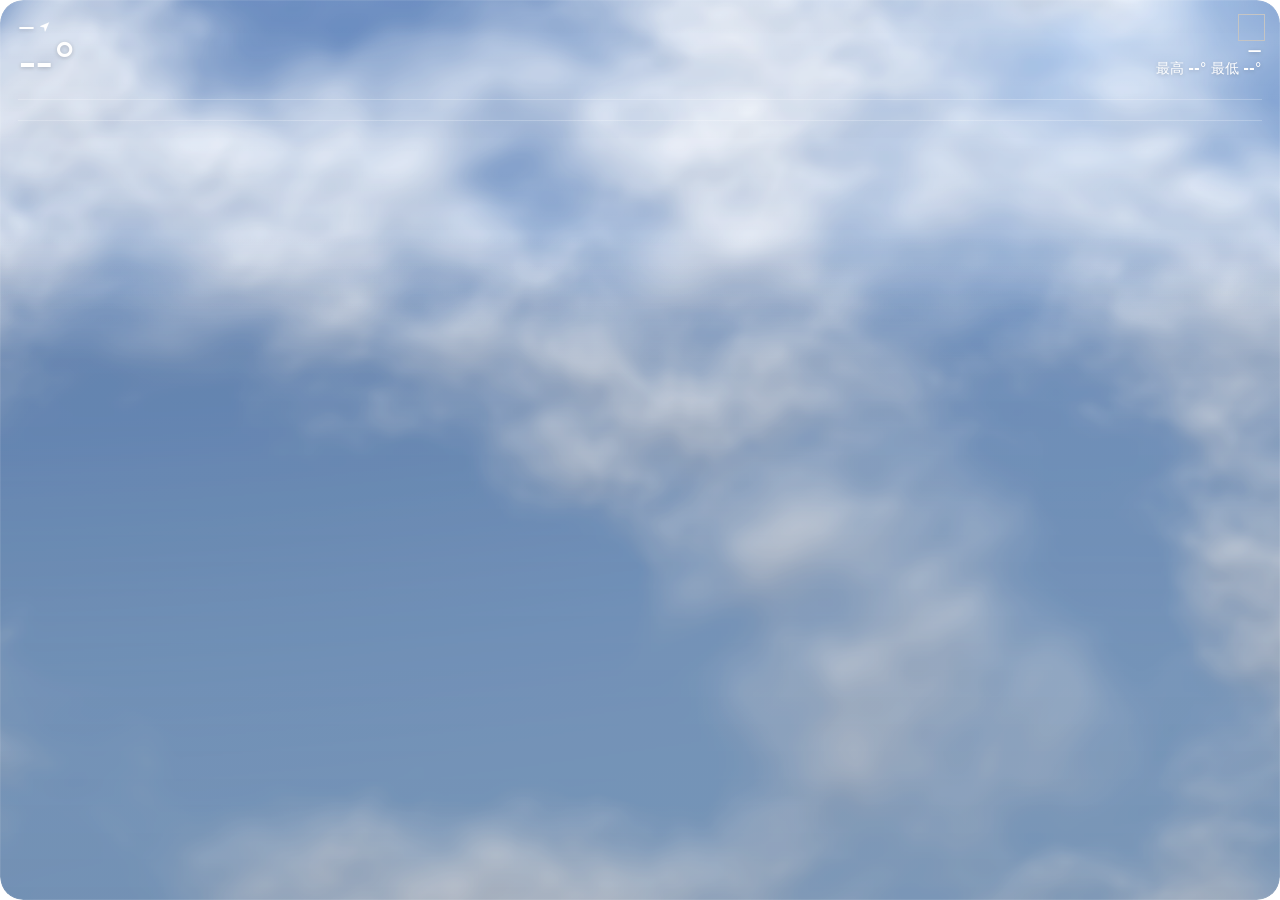
<file: src/index.html>
<!DOCTYPE html>
<html lang="zh">
<head>
<meta charset="utf-8" />
<title>地球桌面 天气</title>
<link rel="stylesheet" href="shared.css" />
<link rel="stylesheet" href="weather.css" />
</head>
<body>
  <div class="surface"></div>

  <article class="card tone-cloudy" id="card">
    <div class="bg" aria-hidden="true"><canvas class="sky" id="sky"></canvas><div class="veil"></div></div>
    <header class="head">
      <div class="head-left">
        <div class="place"><span id="place">—</span><svg class="arrow" viewBox="0 0 16 16" aria-hidden="true"><path d="M14.2 1.8 1.9 7.1c-.5.2-.4.9.1 1l5 .9.9 5c.1.5.8.6 1 .1l5.3-12.3c.1-.3-.2-.6-.5-.5Z"/></svg></div>
        <div class="now-temp"><span id="temp">--</span><span class="deg">°</span></div>
      </div>
      <div class="head-right">
        <img class="now-icon" id="icon" alt="" />
        <div class="cond" id="cond">—</div>
        <div class="hilo">最高 <b id="hi">--</b>° 最低 <b id="lo">--</b>°</div>
      </div>
    </header>

    <section class="hours" id="hours"></section>

    <section class="days" id="days"></section>

    <footer class="status" id="status"></footer>
  </article>

  <div class="resize-handle"></div>
  <script type="module" src="widget.js"></script>
  <script type="module" src="weather.js"></script>
</body>
</html>
</file>
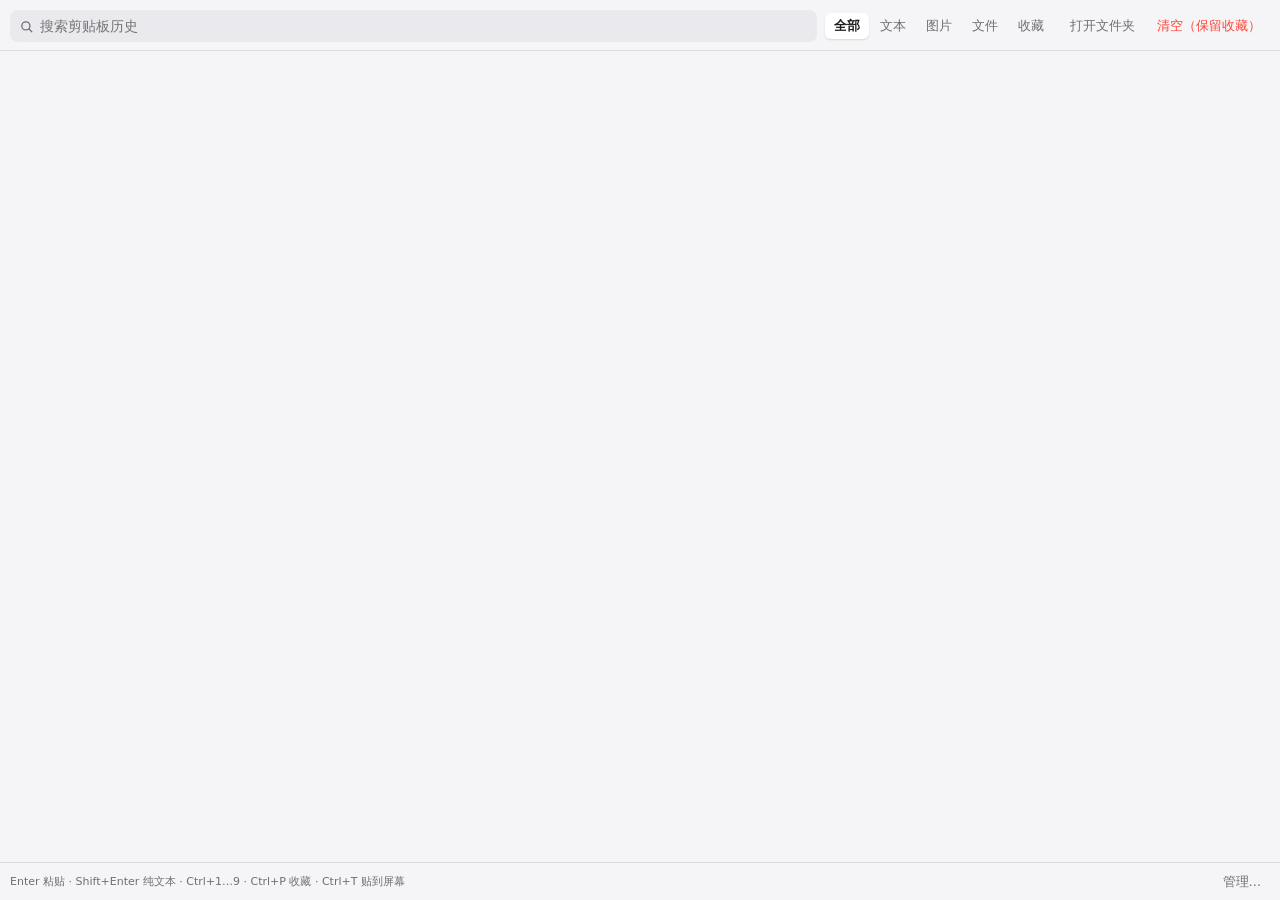
<file: src/clip.html>
<!DOCTYPE html>
<html lang="zh">
<head>
<meta charset="utf-8" />
<meta name="color-scheme" content="light dark" />
<title>剪贴板历史</title>
<link rel="stylesheet" href="clip.css" />
</head>
<body>
  <header>
    <div class="search"><svg viewBox="0 0 24 24"><circle cx="11" cy="11" r="6.5"/><path d="m16 16 4.5 4.5"/></svg><input id="q" type="text" placeholder="搜索剪贴板历史" spellcheck="false" autocomplete="off" /></div>
    <nav id="kinds">
      <button data-kind="" class="on">全部</button><button data-kind="text">文本</button><button data-kind="image">图片</button><button data-kind="files">文件</button><button data-kind="pinned">收藏</button>
    </nav>
    <div class="tools manager-only">
      <button id="openFolder" class="plain">打开文件夹</button>
      <button id="clearAll" class="plain danger">清空（保留收藏）</button>
    </div>
  </header>
  <main>
    <ul id="list" role="listbox"></ul>
    <section id="detail" class="manager-only"></section>
  </main>
  <footer class="panel-only">
    <span>Enter 粘贴 · Shift+Enter 纯文本 · Ctrl+1…9 · Ctrl+P 收藏 · Ctrl+T 贴到屏幕</span>
    <button id="manage" class="plain">管理…</button>
  </footer>
  <div id="toast"></div>
  <script type="module" src="clip.js"></script>
</body>
</html>
</file>
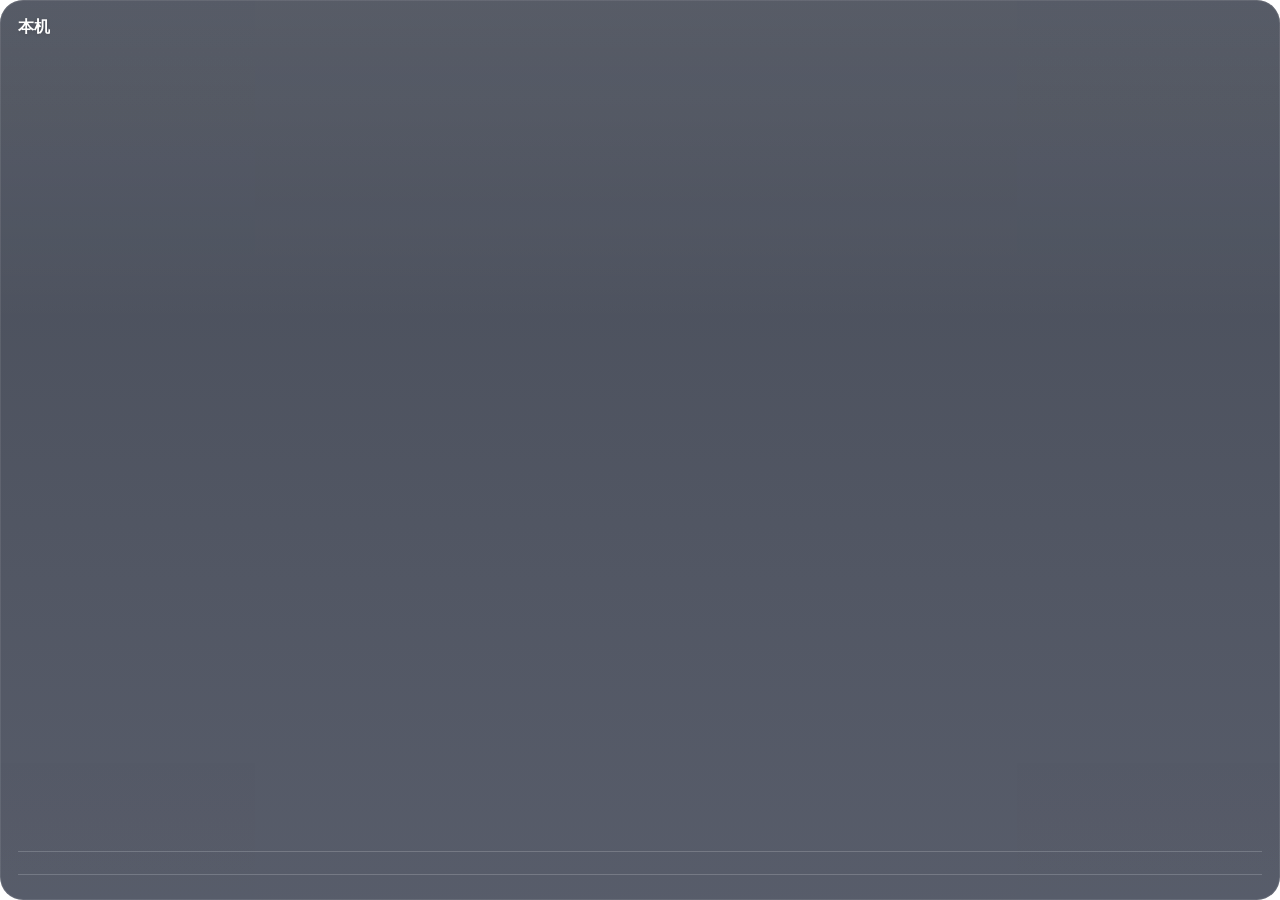
<file: src/perf.html>
<!DOCTYPE html>
<html lang="zh">
<head>
<meta charset="utf-8" />
<title>地球桌面 性能</title>
<link rel="stylesheet" href="shared.css" />
<link rel="stylesheet" href="perf.css" />
</head>
<body>
  <div class="surface"></div>

  <article class="card" id="card">
    <header class="head">
      <div class="machine" id="machine">本机</div>
      <div class="uptime" id="uptime"></div>
    </header>

    <section class="rings" id="rings"></section>

    <section class="rows" id="disks"></section>

    <section class="rows" id="sensors"></section>

    <footer class="note" id="note"></footer>
  </article>

  <div class="resize-handle"></div>
  <script type="module" src="widget.js"></script>
  <script type="module" src="perf.js"></script>
</body>
</html>
</file>
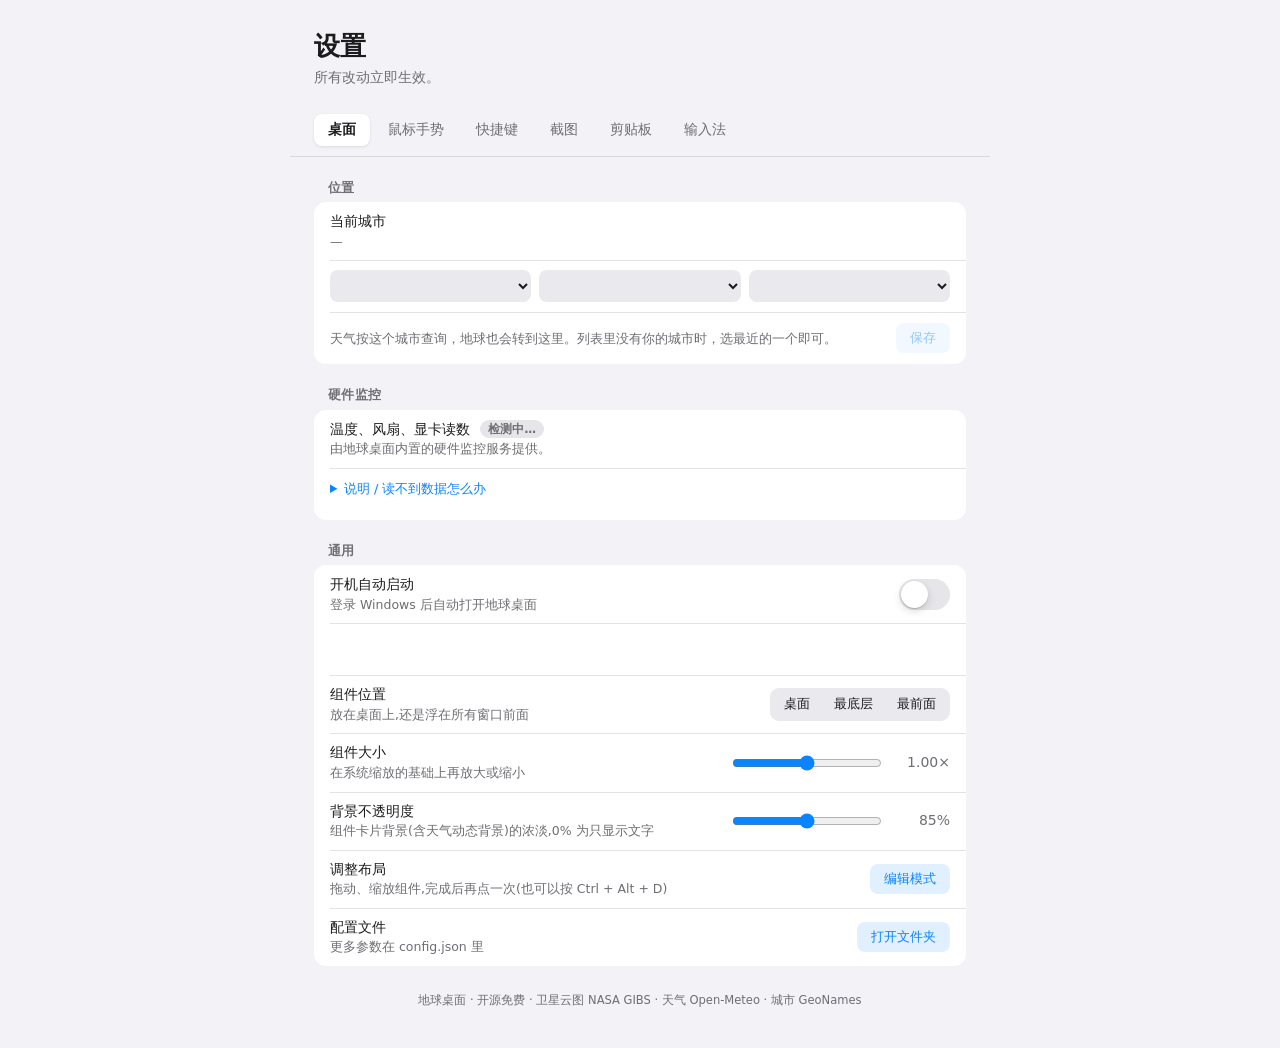
<file: src/settings.html>
<!DOCTYPE html>
<html lang="zh">
<head>
<meta charset="utf-8" />
<meta name="color-scheme" content="light dark" />
<title>地球桌面 设置</title>
<link rel="stylesheet" href="settings.css" />
</head>
<body>
  <main>
    <h1>设置</h1>
    <p class="lede">所有改动立即生效。</p>
    <nav class="tabs" id="tabs">
      <button type="button" data-tab="desk" class="on">桌面</button>
      <button type="button" data-tab="gestures">鼠标手势</button>
      <button type="button" data-tab="hotkeys">快捷键</button>
      <button type="button" data-tab="capture">截图</button>
      <button type="button" data-tab="clipboard">剪贴板</button>
      <button type="button" data-tab="ime">输入法</button>
    </nav>

    <div class="tab" data-tab="desk">

    <section class="group">
      <h2>位置</h2>
      <div class="card">
        <div class="row">
          <div class="text">
            <div class="title">当前城市</div>
            <div class="desc" id="locNow">—</div>
          </div>
        </div>
        <div class="row picker">
          <select id="country" aria-label="国家或地区"></select>
          <select id="admin1" aria-label="省 / 州"></select>
          <select id="city" aria-label="城市"></select>
        </div>
        <div class="row">
          <div class="text">
            <div class="desc">天气按这个城市查询，地球也会转到这里。列表里没有你的城市时，选最近的一个即可。</div>
          </div>
          <button class="button" id="locSave" disabled>保存</button>
        </div>
      </div>
    </section>

    <div id="groups"></div>

    <section class="group">
      <h2>硬件监控</h2>
      <div class="card">
        <div class="row">
          <div class="text">
            <div class="title">温度、风扇、显卡读数 <span class="badge" id="hwBadge">检测中…</span></div>
            <div class="desc" id="hwDesc">由地球桌面内置的硬件监控服务提供。</div>
          </div>
          <button class="button" id="hwRepair" hidden>修复</button>
        </div>
        <div class="row" id="hwFoundRow" hidden>
          <div class="text">
            <div class="title">已识别的硬件</div>
            <div class="desc chips" id="hwFound"></div>
          </div>
        </div>
        <div class="row" id="hwNoteRow" hidden>
          <div class="text">
            <div class="desc warn" id="hwNote"></div>
          </div>
        </div>
        <details class="row guide" id="hwGuide">
          <summary>说明 / 读不到数据怎么办</summary>
          <ol>
            <li><b>正常情况什么都不用做。</b>硬件监控是地球桌面自带的一个后台服务（“EarthDesk Hardware Sensors”），安装时已经配置好：开机自动运行，没有窗口，也不在托盘里显示；它出错退出时 Windows 会自动把它重新拉起来，停了或者卡住时地球桌面也会自己重启它。</li>
            <li><b>需要你操作的只有一种情况：</b>上面出现<b>修复</b>按钮。点它，Windows 会问“你要允许此应用对你的设备进行更改吗？”，点<b>是</b>。它会重新安装读取传感器用的驱动（PawnIO）和后台服务，十几秒后状态变成“正常”。</li>
            <li><b>修复后还是不行：</b>
              <ul>
                <li>杀毒软件（360、火绒、腾讯电脑管家等）可能拦截了驱动或服务。在它的拦截记录里选“允许 / 信任”，或把地球桌面的安装文件夹加入信任，再点一次修复。</li>
                <li>需要 Microsoft .NET Framework 4.8。Windows 10（2018 年 4 月以后的版本）和 Windows 11 都自带；老系统请<a href="#" data-url="https://dotnet.microsoft.com/zh-cn/download/dotnet-framework/net48">从微软官网下载“运行时”</a>安装（国内可直接访问）。</li>
                <li>Windows 账户需要是管理员；普通账户点修复时需要输入管理员密码。</li>
                <li>运行记录在 <code>C:\ProgramData\EarthDesk\sensors.log</code>，把它发给开发者可以帮助排查。</li>
              </ul>
            </li>
            <li>以前单独装过 LibreHardwareMonitor 的话，现在已经用不着它了，可以退出或卸载。</li>
            <li>没有硬件监控时，CPU、内存和磁盘照样显示，只是没有温度、风扇和显卡占用。</li>
          </ol>
        </details>
      </div>
    </section>

    <section class="group">
      <h2>通用</h2>
      <div class="card">
        <div class="row">
          <div class="text">
            <div class="title">开机自动启动</div>
            <div class="desc">登录 Windows 后自动打开地球桌面</div>
          </div>
          <label class="switch"><input type="checkbox" id="autostart" /><span class="knob"></span></label>
        </div>
        <div class="row" id="elevateRow"></div>
        <div class="row">
          <div class="text">
            <div class="title">组件位置</div>
            <div class="desc">放在桌面上,还是浮在所有窗口前面</div>
          </div>
          <div class="segmented" id="zmode">
            <button data-mode="desktop">桌面</button>
            <button data-mode="bottom">最底层</button>
            <button data-mode="topmost">最前面</button>
          </div>
        </div>
        <div class="row">
          <div class="text">
            <div class="title">组件大小</div>
            <div class="desc">在系统缩放的基础上再放大或缩小</div>
          </div>
          <div class="slider">
            <input type="range" id="scale" min="0.7" max="1.8" step="0.05" />
            <output id="scaleOut">1.00×</output>
          </div>
        </div>
        <div class="row">
          <div class="text">
            <div class="title">背景不透明度</div>
            <div class="desc">组件卡片背景(含天气动态背景)的浓淡,0% 为只显示文字</div>
          </div>
          <div class="slider">
            <input type="range" id="alpha" min="0" max="1" step="0.05" />
            <output id="alphaOut">85%</output>
          </div>
        </div>
        <div class="row">
          <div class="text">
            <div class="title">调整布局</div>
            <div class="desc">拖动、缩放组件,完成后再点一次(也可以按 Ctrl + Alt + D)</div>
          </div>
          <button class="button" id="edit">编辑模式</button>
        </div>
        <div class="row">
          <div class="text">
            <div class="title">配置文件</div>
            <div class="desc">更多参数在 config.json 里</div>
          </div>
          <button class="button" id="folder">打开文件夹</button>
        </div>
      </div>
    </section>

    </div>

    <div class="tab" data-tab="gestures" hidden></div>
    <div class="tab" data-tab="hotkeys" hidden></div>
    <div class="tab" data-tab="capture" hidden></div>
    <div class="tab" data-tab="clipboard" hidden></div>
    <div class="tab" data-tab="ime" hidden></div>

    <p class="foot">地球桌面 · 开源免费 · 卫星云图 NASA GIBS · 天气 Open-Meteo · 城市 GeoNames</p>
  </main>

  <dialog id="ruleDialog">
    <form method="dialog">
      <header><h3 id="ruleTitle">编辑</h3></header>
      <div id="ruleBody" class="dialog-body"></div>
      <div id="ruleWarn" class="note"></div>
      <footer>
        <button class="button danger" value="delete" id="ruleDelete" formnovalidate>删除</button>
        <button class="button plain" type="button" id="ruleTry" title="立即执行一次这个动作">试一下</button>
        <span class="spacer"></span>
        <button class="button plain" value="cancel" formnovalidate>取消</button>
        <button class="button active" value="ok" id="ruleSave">保存</button>
      </footer>
    </form>
  </dialog>

  <dialog id="appDialog">
    <form method="dialog">
      <header><h3>选择程序</h3><div class="desc">正在运行、有窗口的程序</div></header>
      <div id="appList" class="app-list"></div>
      <label class="field"><span>或者手动输入程序名（多个用空格分开）</span><input type="text" id="appManual" placeholder="例如 chrome.exe code.exe" spellcheck="false" /></label>
      <footer>
        <span class="spacer"></span>
        <button class="button plain" value="cancel">取消</button>
        <button class="button active" value="ok">添加</button>
      </footer>
    </form>
  </dialog>

  <script type="module" src="settings.js"></script>
  <script type="module" src="settings-tools.js"></script>
</body>
</html>
</file>
<file: src/shared.css>
:root {
  --ink: #ffffff;
  --ink-2: rgba(255, 255, 255, 0.72);
  --ink-3: rgba(255, 255, 255, 0.46);
  --ink-dim: rgba(255, 255, 255, 0.45);
  --edit-line: rgba(120, 190, 255, 0.85);
  --accent: #7ec8ff;
  --warm: #ffcf8a;

  /* Set by widget.js from the window height so a widget keeps its
     proportions at whatever size it gets dragged to. */
  font-size: 16px;
  --card-alpha: 0.85;
}

* { margin: 0; padding: 0; box-sizing: border-box; }
[hidden] { display: none !important; }

html, body {
  width: 100%;
  height: 100%;
  background: transparent;
  overflow: hidden;
  cursor: default;
  user-select: none;
  -webkit-user-select: none;
  font-family: "Hiragino Sans", "Yu Gothic UI", "Segoe UI", system-ui, sans-serif;
  font-feature-settings: "tnum" 1;
  color: var(--ink);
}

.surface {
  position: absolute;
  inset: 0;
  border-radius: 1.25rem;
  transition: background 180ms ease, box-shadow 180ms ease;
}

/* A widget floats over whatever the wallpaper happens to be showing, which
   can be a bright, cloud-white ocean. A transparent window gets no backdrop
   to blur, so legibility has to come from a scrim.

   The radii are deliberately smaller than the box: a radial gradient that is
   still opaque where it meets the window edge draws a visible rectangle over
   the wallpaper, which is exactly the "someone pasted a card here" look this
   is trying to avoid. Fading out at 86% of a 62% radius puts the alpha at
   roughly 0.03 on every edge and 0 in the corners. Text near the edges is
   carried by its shadow instead.

   Want an explicit glass card instead? Replace the whole background with
   `background: rgba(6, 10, 22, 0.34)` and give it a border-radius. */
.scrim {
  position: absolute;
  inset: 0;
  pointer-events: none;
  background:
    radial-gradient(62% 62% at 50% 50%,
      rgba(3, 7, 16, 0.58) 0%,
      rgba(3, 7, 16, 0.40) 40%,
      rgba(3, 7, 16, 0.16) 66%,
      rgba(3, 7, 16, 0.04) 80%,
      transparent 86%);
}

/* Edit mode is the only time the widget announces its own bounds. */
body.editing .surface {
  background: rgba(20, 24, 32, 0.34);
  box-shadow: inset 0 0 0 1.5px var(--edit-line);
  cursor: grab;
}

body.editing.dragging .surface { cursor: grabbing; }

.resize-handle {
  position: absolute;
  right: 0;
  bottom: 0;
  width: 1.6rem;
  height: 1.6rem;
  display: none;
  cursor: nwse-resize;
  z-index: 10;
}

body.editing .resize-handle { display: block; }

.resize-handle::after {
  content: "";
  position: absolute;
  right: 0.45rem;
  bottom: 0.45rem;
  width: 0.62rem;
  height: 0.62rem;
  border-right: 2px solid var(--edit-line);
  border-bottom: 2px solid var(--edit-line);
}

.placeholder {
  position: absolute;
  inset: 0;
  display: flex;
  align-items: center;
  justify-content: center;
  gap: 0.6rem;
  font-size: 0.94rem;
  color: var(--ink-dim);
  letter-spacing: 0.04em;
}

/* Content shell shared by both widgets. */
.content {
  position: absolute;
  inset: 0;
  padding: 1.5rem 1.75rem;
  display: flex;
  text-shadow: 0 1px 2px rgba(0, 0, 0, 0.75), 0 0 10px rgba(0, 0, 0, 0.45);
}

.stale { opacity: 0.55; }

.note {
  color: var(--ink-2);
  font-size: 0.8rem;
  letter-spacing: 0.02em;
}

/* Show Desktop (Win+D) covers the widgets for an instant and the shell hands
   them back a moment later. Rather than let them snap back into view, the
   backend veils the page while the desktop is on top and then lets it come up
   slowly: widget:veil drops it to nothing at once, widget:unveil lets it
   drift back. See widget.js. */
:root {
  transition: opacity 700ms cubic-bezier(0.22, 0.7, 0.2, 1);
}
:root.veil {
  opacity: 0;
  transition: none;
}
</file>
<file: src/weather.css>
/* Modelled on the system weather widget: a tinted rounded card, the current
   reading at the top, an hour strip starting at "now", then one row per day
   with a temperature-range bar. All sizes are rem, so the card scales as one
   piece when resized (see widget.js). */

.card {
  position: absolute;
  inset: 0;
  border-radius: 1.45rem;
  padding: 1.05rem 1.15rem 0.85rem;
  display: flex;
  flex-direction: column;
  color: #fff;
  overflow: hidden;
  font-family: "SF Pro Display", "Segoe UI Variable Display", "Segoe UI", "Microsoft YaHei UI", "Yu Gothic UI", system-ui, sans-serif;
  /* No outer shadow: the card fills its window, so a shadow would be cut off
     at the window edge and show up as grey wedges outside the round corners. */
  text-shadow: 0 0.05rem 0.25rem rgba(0, 0, 0, calc(0.45 - var(--card-alpha) * 0.3));
}

/* Everything behind the text lives in .bg, and the settings page's opacity
   slider fades exactly this layer. */
.bg {
  position: absolute;
  inset: 0;
  border-radius: inherit;
  overflow: hidden;
  opacity: var(--card-alpha);
  transition: background 600ms ease;
}
.sky { position: absolute; inset: 0; width: 100%; height: 100%; display: block; }
/* A slightly deeper tone under the hour strip and the day list, the way the
   iOS app sets its panels over the animated sky. */
.veil {
  position: absolute;
  inset: 0;
  background: linear-gradient(180deg,
    rgba(0, 0, 0, 0) 0%, rgba(0, 0, 0, 0) 26%,
    rgba(10, 16, 30, 0.16) 40%, rgba(10, 16, 30, 0.24) 100%);
}
.card > *:not(.bg) { position: relative; z-index: 1; }

/* The glass look without real blur: a translucent tint, a faint top sheen and
   a hairline inner border. Over the black of space and the blue of the planet
   that is what a blurred backdrop comes out as anyway. */
.card::before {
  content: "";
  position: absolute;
  inset: 0;
  border-radius: inherit;
  pointer-events: none;
  background: linear-gradient(180deg, rgba(255, 255, 255, 0.10), rgba(255, 255, 255, 0) 38%);
  box-shadow: inset 0 0 0 1px rgba(255, 255, 255, 0.10);
  opacity: var(--card-alpha);
  z-index: 2;
}

/* Fallback tints, only visible if WebGL is unavailable. */
.tone-clear .bg    { background: linear-gradient(180deg, rgba(48, 120, 205, 0.86), rgba(84, 152, 222, 0.86)); }
.tone-cloudy .bg   { background: linear-gradient(180deg, rgba(104, 128, 152, 0.86), rgba(124, 146, 168, 0.86)); }
.tone-rain .bg     { background: linear-gradient(180deg, rgba(70, 86, 108, 0.88), rgba(92, 108, 128, 0.88)); }
.tone-night-clear .bg  { background: linear-gradient(180deg, rgba(14, 24, 58, 0.88), rgba(34, 48, 92, 0.88)); }
.tone-night-cloudy .bg { background: linear-gradient(180deg, rgba(38, 46, 66, 0.88), rgba(56, 64, 86, 0.88)); }

/* --- header --------------------------------------------------------------- */
.head {
  display: flex;
  justify-content: space-between;
  align-items: flex-start;
}
.place {
  display: flex;
  align-items: center;
  gap: 0.3rem;
  font-size: 1rem;
  font-weight: 600;
  letter-spacing: 0.01em;
}
.arrow { width: 0.72rem; height: 0.72rem; fill: #fff; }
.now-temp {
  font-size: 3.1rem;
  font-weight: 300;
  line-height: 1.02;
  letter-spacing: -0.02em;
  margin-top: 0.1rem;
}
.now-temp .deg { font-weight: 200; }

.head-right {
  display: flex;
  flex-direction: column;
  align-items: flex-end;
  text-align: right;
}
.now-icon { width: 1.7rem; height: 1.7rem; margin: -0.2rem -0.2rem 0 0; }
.cond { font-size: 0.86rem; font-weight: 600; margin-top: 0.05rem; }
.hilo { font-size: 0.86rem; font-weight: 500; margin-top: 0.12rem; white-space: nowrap; }
.hilo b { font-weight: 600; }

/* --- hours ---------------------------------------------------------------- */
.hours {
  display: grid;
  grid-template-columns: repeat(6, 1fr);
  margin-top: 0.7rem;
  padding: 0.62rem 0 0.62rem;
  border-top: 1px solid rgba(255, 255, 255, 0.22);
  border-bottom: 1px solid rgba(255, 255, 255, 0.22);
}
.hour {
  display: flex;
  flex-direction: column;
  align-items: center;
  gap: 0.24rem;
  min-width: 0;
}
.hour .t { font-size: 0.74rem; font-weight: 600; opacity: 0.72; white-space: nowrap; }
.hour.now .t { opacity: 1; }
.hour img { width: 1.85rem; height: 1.85rem; }
.hour .v { font-size: 0.94rem; font-weight: 600; }
/* The chance of rain under the icon; the cell keeps its height either way so
   the row does not jump. */
.hour .icon-cell { display: flex; flex-direction: column; align-items: center; height: 2.45rem; }
.hour .pop { font-size: 0.62rem; line-height: 1; font-weight: 600; color: #7cd1ff; margin-top: -0.1rem; }
.hour.event .v { font-size: 0.74rem; font-weight: 600; opacity: 0.9; }

/* --- days ----------------------------------------------------------------- */
.days {
  flex: 1 1 auto;
  display: flex;
  flex-direction: column;
  justify-content: space-around;
  padding-top: 0.25rem;
}
.day {
  display: grid;
  grid-template-columns: 2.6rem 1.9rem 2.2rem 1fr 2.2rem;
  align-items: center;
  column-gap: 0.4rem;
  font-size: 0.94rem;
  font-weight: 600;
}
.day .dow { white-space: nowrap; }
.day img { width: 1.7rem; height: 1.7rem; }
.day .pop {
  display: block;
  font-size: 0.62rem;
  line-height: 1;
  color: #7cd1ff;
  text-align: center;
  margin-top: -0.12rem;
}
.day .icon-cell { display: flex; flex-direction: column; align-items: center; }
.day .pop.low { opacity: 0.6; }
.day .lo { text-align: right; opacity: 0.62; }
.day .hi { text-align: right; }

.range {
  position: relative;
  height: 0.28rem;
  border-radius: 0.14rem;
  background: rgba(0, 0, 0, 0.16);
}
.range .fill {
  position: absolute;
  top: 0;
  bottom: 0;
  border-radius: 0.14rem;
}
.range .dot {
  position: absolute;
  top: 50%;
  width: 0.42rem;
  height: 0.42rem;
  border-radius: 50%;
  background: #fff;
  box-shadow: 0 0 0 0.12rem rgba(0, 0, 0, 0.25);
  transform: translate(-50%, -50%);
}

.status {
  font-size: 0.66rem;
  opacity: 0.75;
  min-height: 0;
  text-align: right;
}
.status:empty { display: none; }

body.stale .card { filter: saturate(0.6); }
</file>
<file: src/clip.css>
/* Clipboard history: the Alt+V panel (mode=panel) and the manager window
   (mode=manager) share this page. Colours follow the system theme. */

:root {
  --bg: #f5f5f7;
  --card: #ffffff;
  --ink: #1c1c1e;
  --ink-2: #6e6e73;
  --line: rgba(60, 60, 67, 0.13);
  --hover: rgba(0, 0, 0, 0.045);
  --sel: color-mix(in srgb, #0a84ff 14%, transparent);
  --accent: #0a84ff;
  --star: #ff9f0a;
  --field: #e9e9ee;
}
@media (prefers-color-scheme: dark) {
  :root {
    --bg: #1f1f21;
    --card: #2a2a2d;
    --ink: #f2f2f7;
    --ink-2: #98989f;
    --line: rgba(84, 84, 88, 0.5);
    --hover: rgba(255, 255, 255, 0.05);
    --sel: color-mix(in srgb, #0a84ff 28%, transparent);
    --field: #38383b;
  }
}
* { box-sizing: border-box; margin: 0; padding: 0; }
[hidden] { display: none !important; }
html, body { height: 100%; }
body {
  display: flex;
  flex-direction: column;
  background: var(--bg);
  color: var(--ink);
  font: 13px/1.4 "Segoe UI Variable Text", "Segoe UI", "Microsoft YaHei UI", system-ui, sans-serif;
  overflow: hidden;
  user-select: none;
}
body.panel { border: 1px solid var(--line); }
body.panel .manager-only, body.manager .panel-only { display: none !important; }

header { display: flex; flex-wrap: wrap; align-items: center; gap: 8px; padding: 10px 10px 8px; border-bottom: 1px solid var(--line); }
.search { flex: 1 1 200px; display: flex; align-items: center; gap: 6px; padding: 0 9px; height: 32px; border-radius: 8px; background: var(--field); }
.search svg { width: 15px; height: 15px; fill: none; stroke: var(--ink-2); stroke-width: 2; stroke-linecap: round; flex: none; }
.search input { flex: 1; min-width: 0; border: 0; outline: 0; background: transparent; color: var(--ink); font: inherit; font-size: 13.5px; }
nav { display: flex; gap: 2px; }
nav button, .tools button, footer button {
  border: 0;
  background: transparent;
  color: var(--ink-2);
  font: inherit;
  font-size: 12.5px;
  padding: 4px 9px;
  border-radius: 6px;
  cursor: pointer;
}
nav button:hover, .tools button:hover, footer button:hover { background: var(--hover); color: var(--ink); }
nav button.on { background: var(--card); color: var(--ink); font-weight: 600; box-shadow: 0 1px 2px rgba(0, 0, 0, 0.12); }
.tools { display: flex; gap: 4px; margin-left: auto; }
.danger { color: #ff453a !important; }
body.panel nav { width: 100%; }

main { flex: 1; display: flex; min-height: 0; }
#list { list-style: none; flex: 1; overflow: auto; padding: 4px 0; }
body.manager #list { flex: 0 0 380px; border-right: 1px solid var(--line); }
#list li {
  position: relative;
  display: flex;
  gap: 10px;
  align-items: flex-start;
  padding: 7px 12px;
  margin: 0 4px;
  border-radius: 7px;
  cursor: pointer;
}
#list li:hover { background: var(--hover); }
#list li.sel { background: var(--sel); }
#list .icon { flex: none; width: 34px; height: 34px; border-radius: 6px; display: grid; place-items: center; background: var(--field); color: var(--ink-2); overflow: hidden; }
#list .icon svg { width: 17px; height: 17px; fill: none; stroke: currentColor; stroke-width: 1.8; stroke-linecap: round; stroke-linejoin: round; }
#list .icon img { width: 100%; height: 100%; object-fit: cover; }
#list li.k-image .icon { width: 64px; height: 44px; background: repeating-conic-gradient(#ccc 0 25%, #fff 0 50%) 0 0 / 10px 10px; }
#list .body { flex: 1; min-width: 0; }
#list .text { display: -webkit-box; -webkit-line-clamp: 3; -webkit-box-orient: vertical; overflow: hidden; word-break: break-all; white-space: pre-wrap; }
#list .meta { display: flex; gap: 8px; margin-top: 2px; color: var(--ink-2); font-size: 11.5px; }
#list .meta .n { font-variant-numeric: tabular-nums; min-width: 12px; color: var(--accent); font-weight: 600; }
#list .actions { position: absolute; right: 8px; top: 6px; display: none; gap: 2px; }
#list li:hover .actions, #list li.sel .actions { display: flex; }
#list .actions button, #detail .bar button.icon-btn { width: 26px; height: 26px; border: 0; border-radius: 6px; background: var(--card); color: var(--ink-2); cursor: pointer; display: grid; place-items: center; box-shadow: 0 0 0 1px var(--line); }
#list .actions button:hover { color: var(--ink); }
#list .actions svg, #detail svg { width: 15px; height: 15px; fill: none; stroke: currentColor; stroke-width: 1.8; stroke-linecap: round; stroke-linejoin: round; }
#list .star { color: var(--star) !important; }
#list .star svg { fill: var(--star); }
#list li .pinmark { position: absolute; left: 3px; top: 7px; width: 3px; height: 16px; border-radius: 2px; background: var(--star); }
#list .empty { color: var(--ink-2); text-align: center; padding: 40px 0; cursor: default; }
#list .empty:hover { background: none; }

#detail { flex: 1; display: flex; flex-direction: column; min-width: 0; }
#detail .bar { display: flex; flex-wrap: wrap; gap: 6px; align-items: center; padding: 10px 14px; border-bottom: 1px solid var(--line); }
#detail .bar .info { color: var(--ink-2); font-size: 12px; margin-right: auto; }
#detail .bar button.act { border: 0; border-radius: 7px; padding: 5px 11px; font: inherit; font-size: 12.5px; color: var(--accent); background: color-mix(in srgb, var(--accent) 12%, transparent); cursor: pointer; }
#detail .bar button.act:hover { background: color-mix(in srgb, var(--accent) 20%, transparent); }
#detail .bar button.act.danger { background: color-mix(in srgb, #ff453a 12%, transparent); }
#detail .content { flex: 1; overflow: auto; padding: 14px 16px; user-select: text; }
#detail pre { white-space: pre-wrap; word-break: break-word; font: 13px/1.55 "Cascadia Mono", Consolas, "Microsoft YaHei UI", monospace; }
#detail img { max-width: 100%; height: auto; display: block; margin: 0 auto; background: repeating-conic-gradient(#ccc 0 25%, #fff 0 50%) 0 0 / 14px 14px; box-shadow: 0 0 0 1px var(--line); }
#detail ul { list-style: none; }
#detail li { padding: 4px 0; word-break: break-all; font-family: "Cascadia Mono", Consolas, monospace; font-size: 12.5px; }
#detail .none { color: var(--ink-2); text-align: center; margin-top: 30%; }

footer { display: flex; align-items: center; gap: 8px; padding: 6px 10px; border-top: 1px solid var(--line); color: var(--ink-2); font-size: 11px; }
footer span { flex: 1; overflow: hidden; white-space: nowrap; text-overflow: ellipsis; }

#toast {
  position: fixed;
  left: 50%;
  bottom: 44px;
  transform: translateX(-50%);
  padding: 6px 14px;
  border-radius: 8px;
  color: #fff;
  background: rgba(30, 30, 32, 0.9);
  font-size: 12.5px;
  opacity: 0;
  pointer-events: none;
  transition: opacity 160ms;
}
#toast.show { opacity: 1; }
</file>
<file: src/perf.css>
/* Same family as the weather card: tinted glass, rounded, white type.
   The rings are modelled on the system Batteries widget -- thick, with a
   dim track -- and colour with load the way a battery ring colours with
   charge, only inverted: green when idle, amber when busy, red when pegged. */

.card {
  position: absolute;
  inset: 0;
  border-radius: 1.45rem;
  padding: 1.05rem 1.15rem 0.85rem;
  display: flex;
  flex-direction: column;
  gap: 0.7rem;
  color: #fff;
  overflow: hidden;
  font-family: "SF Pro Display", "Segoe UI Variable Display", "Segoe UI", "Microsoft YaHei UI", system-ui, sans-serif;
  font-feature-settings: "tnum" 1;
  /* Opacity comes from the settings page. No outer shadow: the card fills
     its window, so a shadow gets clipped into grey wedges at the corners. */
  background: linear-gradient(180deg,
    rgba(40, 46, 60, var(--card-alpha)), rgba(58, 64, 80, var(--card-alpha)));
  text-shadow: 0 0.05rem 0.25rem rgba(0, 0, 0, calc(0.45 - var(--card-alpha) * 0.3));
}
.card::before {
  content: "";
  position: absolute;
  inset: 0;
  border-radius: inherit;
  pointer-events: none;
  background: linear-gradient(180deg, rgba(255, 255, 255, 0.10), rgba(255, 255, 255, 0) 38%);
  box-shadow: inset 0 0 0 1px rgba(255, 255, 255, 0.10);
  opacity: var(--card-alpha);
}

.head { display: flex; justify-content: space-between; align-items: baseline; gap: 0.6rem; }
.machine {
  font-size: 1rem;
  font-weight: 600;
  white-space: nowrap;
  overflow: hidden;
  text-overflow: ellipsis;
}
.uptime { font-size: 0.78rem; font-weight: 500; opacity: 0.62; white-space: nowrap; }

/* --- groups: one column per piece of hardware ----------------------------- */
.rings {
  display: grid;
  grid-auto-flow: column;
  grid-auto-columns: 1fr;
  gap: 0.9rem;
  flex: 1 1 auto;          /* soak up spare height so the card never looks half-empty */
  align-items: start;
  align-content: center;
  padding: 0.3rem 0 0.75rem;
  border-bottom: 1px solid rgba(255, 255, 255, 0.18);
}
.group { display: flex; flex-direction: column; align-items: center; min-width: 0; }
.dial { position: relative; width: 6rem; height: 6rem; }
.dial svg { width: 100%; height: 100%; transform: rotate(-90deg); display: block; }
.dial .track { fill: none; stroke: rgba(255, 255, 255, 0.14); stroke-width: 9; }
.dial .fill {
  fill: none;
  stroke-width: 9;
  stroke-linecap: round;
  transition: stroke-dashoffset 500ms ease, stroke 500ms ease;
}
.dial .pct {
  position: absolute;
  inset: 0;
  display: flex;
  align-items: center;
  justify-content: center;
  font-size: 1.45rem;
  font-weight: 600;
  letter-spacing: -0.01em;
}
.dial .pct small { font-size: 0.66rem; font-weight: 600; opacity: 0.7; margin-left: 0.05rem; }
.group .name { font-size: 0.95rem; font-weight: 600; line-height: 1.3; height: 1.3em; margin: 0.4rem 0 0.5rem; }
.stats { align-self: stretch; display: flex; flex-direction: column; gap: 0.3rem; }
.stat {
  display: flex;
  justify-content: space-between;
  gap: 0.4rem;
  font-size: 0.78rem;
  white-space: nowrap;
}
.stat span { opacity: 0.62; font-weight: 500; }
.stat b { font-weight: 600; }
.stat.hot b { color: #ff9f0a; }
.stat.idle b { opacity: 0.5; }

/* --- rows ----------------------------------------------------------------- */
.rows { display: flex; flex-direction: column; gap: 0.5rem; }
.rows + .rows { padding-top: 0.7rem; border-top: 1px solid rgba(255, 255, 255, 0.18); }

.disk {
  display: grid;
  grid-template-columns: 0.95rem 1.7rem 1fr auto 2rem;
  align-items: center;
  column-gap: 0.6rem;
  font-size: 0.9rem;
  font-weight: 600;
}
.disk .track {
  position: relative;
  height: 0.32rem;
  border-radius: 0.16rem;
  background: rgba(0, 0, 0, 0.22);
  overflow: hidden;
}
.disk .track span {
  position: absolute;
  inset: 0 auto 0 0;
  border-radius: 0.16rem;
  transition: width 500ms ease;
}
.disk .v { font-size: 0.8rem; font-weight: 500; opacity: 0.8; white-space: nowrap; text-align: right; }
.disk .v b { font-weight: 600; opacity: 1; }
.disk .t { font-size: 0.82rem; text-align: right; }
.disk .t.hot { color: #ff9f0a; }
/* One grid shared by every drive row, so the bars line up whatever the
   sizes read ("620 GB / 1000 GB" is wider than "3.0 GB / 59.0 GB"). */
#disks { display: grid; grid-template-columns: 0.95rem 1.7rem 1fr auto 2rem; column-gap: 0.6rem; }
#disks .disk { grid-column: 1 / -1; grid-template-columns: subgrid; }
.disk .i { display: flex; opacity: 0.55; }
.disk .i svg { width: 0.95rem; height: 0.95rem; }
.disk.external .i { opacity: 0.9; color: #64d2ff; }
/* The Recycle Bin: its name is wider than a drive letter, so name and bar
   share the letter and bar columns between them. */
.disk.recycle .nt { grid-column: 2 / 4; display: flex; align-items: center; gap: 0.6rem; min-width: 0; }
.disk.recycle .nt .n { white-space: nowrap; }
.disk.recycle .nt .track { flex: 1 1 auto; }
.disk.recycle .empty { opacity: 0.7; }
/* A drive that was just plugged in slides in and glows for a moment. */
.disk.fresh { animation: disk-in 1600ms cubic-bezier(0.2, 0.8, 0.2, 1) both; }
@keyframes disk-in {
  0%   { opacity: 0; transform: translateY(-0.3rem); }
  25%  { opacity: 1; transform: none; text-shadow: 0 0 0.6rem rgba(100, 210, 255, 0.9); }
  100% { opacity: 1; transform: none; }
}

.line {
  display: grid;
  grid-template-columns: auto 1fr;
  column-gap: 0.8rem;
  align-items: baseline;
  font-size: 0.9rem;
  font-weight: 600;
}
.line .items { display: flex; flex-wrap: wrap; gap: 0.15rem 0.9rem; }
.line .item { font-size: 0.82rem; font-weight: 500; white-space: nowrap; }
.line .item span { opacity: 0.68; margin-right: 0.28rem; }
.line .item.hot b { color: #ff9f0a; }
.line .item.idle { opacity: 0.45; }

.note { font-size: 0.7rem; opacity: 0.7; margin-top: auto; }
.note:empty { display: none; }
</file>
<file: src/settings.css>
[hidden] { display: none !important; }
/* A plain settings page in the grouped-list style: rounded cards, one row
   per switch, sub-options indented under their parent and greyed out while
   the parent is off. Light and dark follow the system theme. */

:root {
  --bg: #f2f2f7;
  --card: #ffffff;
  --ink: #1c1c1e;
  --ink-2: #6e6e73;
  --line: rgba(60, 60, 67, 0.14);
  --track: #e5e5ea;
  --on: #34c759;
  --accent: #0a84ff;
  --seg-bg: #e9e9ee;
  --seg-on: #ffffff;
}
@media (prefers-color-scheme: dark) {
  :root {
    --bg: #1c1c1e;
    --card: #2c2c2e;
    --ink: #f2f2f7;
    --ink-2: #98989f;
    --line: rgba(84, 84, 88, 0.55);
    --track: #3a3a3c;
    --on: #30d158;
    --accent: #0a84ff;
    --seg-bg: #3a3a3c;
    --seg-on: #636366;
  }
}

* { box-sizing: border-box; margin: 0; padding: 0; }
html, body { background: var(--bg); color: var(--ink); }
body {
  font: 14px/1.4 "Segoe UI Variable Text", "Segoe UI", "Microsoft YaHei UI", system-ui, sans-serif;
  -webkit-font-smoothing: antialiased;
}
main { max-width: 700px; margin: 0 auto; padding: 28px 24px 40px; }
h1 { font-size: 26px; font-weight: 700; letter-spacing: -0.01em; }
.lede { color: var(--ink-2); margin: 4px 0 18px; }

.group { margin-top: 22px; }
.group h2 {
  font-size: 12.5px;
  font-weight: 600;
  letter-spacing: 0.02em;
  color: var(--ink-2);
  margin: 0 14px 6px;
}
.card {
  background: var(--card);
  border-radius: 12px;
  overflow: hidden;
}
.row {
  display: flex;
  align-items: center;
  justify-content: space-between;
  gap: 16px;
  min-height: 52px;
  padding: 10px 16px;
  position: relative;
}
.row + .row::before {
  content: "";
  position: absolute;
  top: 0;
  left: 16px;
  right: 0;
  border-top: 1px solid var(--line);
}
.row.child { padding-left: 34px; }
.row.child + .row::before, .row + .row.child::before { left: 34px; }
.row.parent .title { font-weight: 600; font-size: 15px; }
.text { min-width: 0; }
.title { font-size: 14px; }
.desc { color: var(--ink-2); font-size: 12.5px; margin-top: 1px; }

.row.child.disabled { opacity: 0.4; pointer-events: none; }

/* iOS-style switch */
.switch { position: relative; flex: none; width: 51px; height: 31px; }
.switch input { position: absolute; inset: 0; opacity: 0; cursor: pointer; margin: 0; }
.switch .knob {
  position: absolute;
  inset: 0;
  border-radius: 31px;
  background: var(--track);
  transition: background 180ms ease;
  pointer-events: none;
}
.switch .knob::after {
  content: "";
  position: absolute;
  top: 2px;
  left: 2px;
  width: 27px;
  height: 27px;
  border-radius: 50%;
  background: #fff;
  box-shadow: 0 3px 8px rgba(0, 0, 0, 0.15), 0 1px 1px rgba(0, 0, 0, 0.16);
  transition: transform 200ms cubic-bezier(0.3, 0.7, 0.4, 1);
}
.switch input:checked + .knob { background: var(--on); }
.switch input:checked + .knob::after { transform: translateX(20px); }
.switch input:focus-visible + .knob { outline: 2px solid var(--accent); outline-offset: 2px; }

.segmented {
  display: flex;
  flex: none;
  background: var(--seg-bg);
  border-radius: 9px;
  padding: 2px;
}
.segmented button {
  border: 0;
  background: transparent;
  color: var(--ink);
  font: inherit;
  font-size: 13px;
  padding: 5px 12px;
  border-radius: 7px;
  cursor: pointer;
}
.segmented button.on {
  background: var(--seg-on);
  box-shadow: 0 1px 3px rgba(0, 0, 0, 0.15);
  font-weight: 600;
}

.slider { display: flex; align-items: center; gap: 10px; flex: none; }
.slider input { width: 150px; accent-color: var(--accent); }
.slider output { width: 58px; white-space: nowrap; text-align: right; color: var(--ink-2); font-variant-numeric: tabular-nums; }

.button {
  flex: none;
  border: 0;
  border-radius: 8px;
  padding: 6px 14px;
  font: inherit;
  font-size: 13px;
  color: var(--accent);
  background: color-mix(in srgb, var(--accent) 12%, transparent);
  cursor: pointer;
}
.button:hover { background: color-mix(in srgb, var(--accent) 20%, transparent); }
.button.active { background: var(--accent); color: #fff; }

/* location picker */
.row.picker { gap: 8px; }
.picker select {
  flex: 1 1 0;
  min-width: 0;
  font: inherit;
  font-size: 13.5px;
  color: var(--ink);
  background: var(--seg-bg);
  border: 0;
  border-radius: 8px;
  padding: 7px 8px;
  cursor: pointer;
}
.picker select:disabled { opacity: 0.5; cursor: default; }
.button:disabled { opacity: 0.45; cursor: default; }
.button:disabled:hover { background: color-mix(in srgb, var(--accent) 12%, transparent); }

/* hardware monitor status + guide */
.badge {
  display: inline-block;
  margin-left: 6px;
  padding: 1px 8px;
  border-radius: 10px;
  font-size: 11.5px;
  font-weight: 600;
  vertical-align: 1px;
  background: var(--track);
  color: var(--ink-2);
}
.badge.ok { background: color-mix(in srgb, var(--on) 22%, transparent); color: var(--on); }
.badge.bad { background: color-mix(in srgb, #ff9f0a 22%, transparent); color: #ff9f0a; }
details.guide { display: block; padding-top: 12px; padding-bottom: 14px; }
details.guide summary { cursor: pointer; color: var(--accent); font-size: 13px; }
details.guide ol { margin: 10px 0 0 18px; color: var(--ink); font-size: 13px; line-height: 1.6; }
details.guide ol > li { margin-top: 6px; }
details.guide ul { margin: 4px 0 0 16px; color: var(--ink-2); }
details.guide a { color: var(--accent); }
details.guide code { font-size: 12px; user-select: all; }
.desc a { color: var(--accent); }
.desc.warn { color: #ff9f0a; }
.chips { display: flex; flex-wrap: wrap; gap: 6px; margin-top: 6px; }
.chip {
  padding: 2px 9px;
  border-radius: 999px;
  font-size: 12px;
  background: color-mix(in srgb, var(--accent) 12%, transparent);
  color: var(--ink);
  cursor: default;
}
.foot { margin-top: 26px; text-align: center; color: var(--ink-2); font-size: 11.5px; }

/* ---- tabs -------------------------------------------------------------- */
.tabs {
  position: sticky;
  top: 0;
  z-index: 5;
  display: flex;
  gap: 4px;
  margin: 0 -24px;
  padding: 8px 24px 10px;
  background: var(--bg);
  border-bottom: 1px solid var(--line);
}
.tabs button {
  border: 0;
  background: transparent;
  color: var(--ink-2);
  font: inherit;
  font-size: 14px;
  padding: 6px 14px;
  border-radius: 8px;
  cursor: pointer;
}
.tabs button:hover { background: var(--seg-bg); color: var(--ink); }
.tabs button.on { background: var(--card); color: var(--ink); font-weight: 600; box-shadow: 0 1px 3px rgba(0, 0, 0, 0.1); }

.muted { color: var(--ink-2); }
.pad { padding: 16px; }
.hint { color: var(--ink-2); font-size: 12px; margin: 8px 14px 0; line-height: 1.5; }
.banner {
  margin-top: 18px;
  padding: 10px 14px;
  border-radius: 10px;
  font-size: 13px;
  line-height: 1.5;
  color: #b25000;
  background: color-mix(in srgb, #ff9f0a 16%, transparent);
}
@media (prefers-color-scheme: dark) { .banner { color: #ffb340; } }
.row.parent .text, .row .text.grow { flex: 1; }
.row input[type="color"] { width: 44px; height: 28px; border: 0; background: none; padding: 0; cursor: pointer; }

.list-head { display: flex; align-items: flex-end; justify-content: space-between; margin: 0 4px 8px 14px; }
.list-head h2 { margin: 0; }
.button.small { padding: 4px 10px; font-size: 12.5px; }
.button.plain { background: transparent; }
.button.plain:hover { background: var(--seg-bg); }
.button.danger { color: #ff453a; background: color-mix(in srgb, #ff453a 12%, transparent); }

/* rule rows */
.rules .rule { gap: 14px; }
.rules .rule.off .glyph, .rules .rule.off .combo, .rules .rule.off .text { opacity: 0.45; }
.glyph {
  flex: none;
  min-width: 64px;
  text-align: center;
  font-size: 22px;
  letter-spacing: 2px;
  color: var(--accent);
  font-family: "Segoe UI Symbol", "Segoe UI", sans-serif;
}
.combo { flex: none; min-width: 64px; }
kbd {
  display: inline-block;
  min-width: 22px;
  padding: 1px 7px;
  border-radius: 6px;
  font: 600 12px/20px "Segoe UI", sans-serif;
  text-align: center;
  color: var(--ink);
  background: var(--seg-bg);
  box-shadow: inset 0 -1px 0 rgba(0, 0, 0, 0.18);
}
.combo i, .keys i { font-style: normal; color: var(--ink-2); margin: 0 3px; font-size: 12px; }

/* program chips */
.chips.apps { margin: 0; align-items: center; }
.chip.removable { display: inline-flex; align-items: center; gap: 4px; padding-right: 4px; }
.chip.removable button {
  border: 0;
  background: transparent;
  color: var(--ink-2);
  font-size: 14px;
  line-height: 1;
  width: 18px;
  height: 18px;
  border-radius: 50%;
  cursor: pointer;
}
.chip.removable button:hover { background: var(--line); color: var(--ink); }
.chip.add { border: 1px dashed var(--line); background: transparent; color: var(--accent); cursor: pointer; font: inherit; font-size: 12px; }

/* dialogs */
dialog {
  border: 0;
  border-radius: 14px;
  padding: 0;
  width: min(640px, calc(100vw - 32px));
  max-height: calc(100vh - 40px);
  color: var(--ink);
  background: var(--bg);
  box-shadow: 0 20px 60px rgba(0, 0, 0, 0.35);
}
dialog::backdrop { background: rgba(0, 0, 0, 0.35); }
dialog form { display: flex; flex-direction: column; max-height: calc(100vh - 40px); }
dialog header { padding: 18px 20px 6px; }
dialog h3 { font-size: 17px; }
dialog footer { display: flex; gap: 8px; align-items: center; padding: 12px 20px 16px; border-top: 1px solid var(--line); }
dialog .spacer { flex: 1; }
.dialog-body { padding: 4px 20px 8px; overflow: auto; }
.editor-section { margin-top: 14px; }
.editor-section > .label { font-size: 12.5px; font-weight: 600; color: var(--ink-2); margin: 0 2px 6px; }
dialog input[type="text"], dialog textarea, dialog select {
  width: 100%;
  font: inherit;
  font-size: 13.5px;
  color: var(--ink);
  background: var(--card);
  border: 1px solid var(--line);
  border-radius: 8px;
  padding: 7px 10px;
  outline: none;
}
dialog input[type="text"]:focus, dialog textarea:focus, dialog select:focus { border-color: var(--accent); }
dialog textarea { resize: vertical; min-height: 70px; }
.field { display: block; margin-top: 10px; }
.field > span { display: block; font-size: 12.5px; color: var(--ink-2); margin: 0 2px 4px; }
dialog > form > .field { margin: 10px 20px 4px; }
.inline { display: flex; gap: 8px; align-items: center; }
.inline input { flex: 1; }
.check { display: flex; align-items: center; gap: 6px; margin-top: 10px; font-size: 13px; cursor: pointer; }
.note { min-height: 18px; padding: 4px 20px 8px; font-size: 12.5px; color: #ff9f0a; }
.note.bad { color: var(--ink-2); }
.segmented.wrap { flex-wrap: wrap; }
.action-body { background: var(--card); border-radius: 10px; padding: 4px 14px 14px; margin-top: 8px; }
.action-body .hint { margin: 10px 2px 0; }
.scope-editor > div + div { margin-top: 10px; }

.keyfield { display: flex; gap: 8px; align-items: center; flex-wrap: wrap; }
.keys {
  min-width: 220px;
  min-height: 34px;
  text-align: left;
  padding: 5px 10px;
  font: inherit;
  background: var(--card);
  border: 1px solid var(--line);
  border-radius: 8px;
  cursor: pointer;
  color: var(--ink);
}
.keys.recording { border-color: var(--accent); box-shadow: 0 0 0 3px color-mix(in srgb, var(--accent) 25%, transparent); }
.keys .rec { color: var(--accent); font-size: 13px; }
.keys i.then { margin: 0 6px; }

.gesture-pad { position: relative; --accent: #0a84ff; }
.gesture-pad canvas {
  display: block;
  width: 100%;
  height: 190px;
  border-radius: 10px;
  background: var(--card);
  border: 1px dashed var(--line);
  cursor: crosshair;
  touch-action: none;
}
.pad-text { position: absolute; left: 0; right: 0; top: 0; height: 190px; display: grid; place-items: center; pointer-events: none; }
.pad-text .big { position: absolute; top: 10px; right: 16px; font-size: 34px; letter-spacing: 6px; color: var(--accent); font-family: "Segoe UI Symbol", "Segoe UI", sans-serif; opacity: 0.9; }
.pad-text .tip { position: absolute; color: var(--ink-2); font-size: 13px; }
.arrow-buttons { display: flex; gap: 6px; margin-top: 8px; flex-wrap: wrap; }
.arrow-buttons .arrow {
  width: 36px;
  height: 32px;
  border: 0;
  border-radius: 8px;
  background: var(--seg-bg);
  color: var(--ink);
  font-size: 16px;
  cursor: pointer;
}
.arrow-buttons .arrow:hover { background: var(--track); }

.app-list { margin: 8px 20px 0; max-height: 46vh; overflow: auto; background: var(--card); border-radius: 10px; }
.app-item { display: flex; gap: 10px; align-items: center; padding: 8px 14px; cursor: pointer; }
.app-item + .app-item { border-top: 1px solid var(--line); }
.app-item:hover { background: color-mix(in srgb, var(--accent) 6%, transparent); }
.app-item .desc { max-width: 460px; overflow: hidden; text-overflow: ellipsis; white-space: nowrap; }

#toast {
  position: fixed;
  left: 50%;
  bottom: 24px;
  transform: translate(-50%, 20px);
  max-width: 80vw;
  padding: 9px 16px;
  border-radius: 10px;
  font-size: 13px;
  color: #fff;
  background: rgba(30, 30, 32, 0.92);
  opacity: 0;
  pointer-events: none;
  transition: opacity 180ms ease, transform 180ms ease;
  z-index: 100;
}
#toast.show { opacity: 1; transform: translate(-50%, 0); }

.text-input {
  font: inherit;
  font-size: 13px;
  color: var(--ink);
  background: var(--seg-bg);
  border: 1px solid transparent;
  border-radius: 7px;
  padding: 6px 9px;
  outline: none;
  min-width: 0;
}
.text-input:focus { border-color: var(--accent); background: var(--card); }
.row .inline { flex: 1; justify-content: flex-end; max-width: 460px; }
.row .inline .text-input { flex: 1; }
.keys-help li { margin-top: 6px; }

/* 输入法 */
.row .buttons { display: flex; gap: 8px; flex-shrink: 0; }
.row .desc code { font-size: 12px; }
</file>
